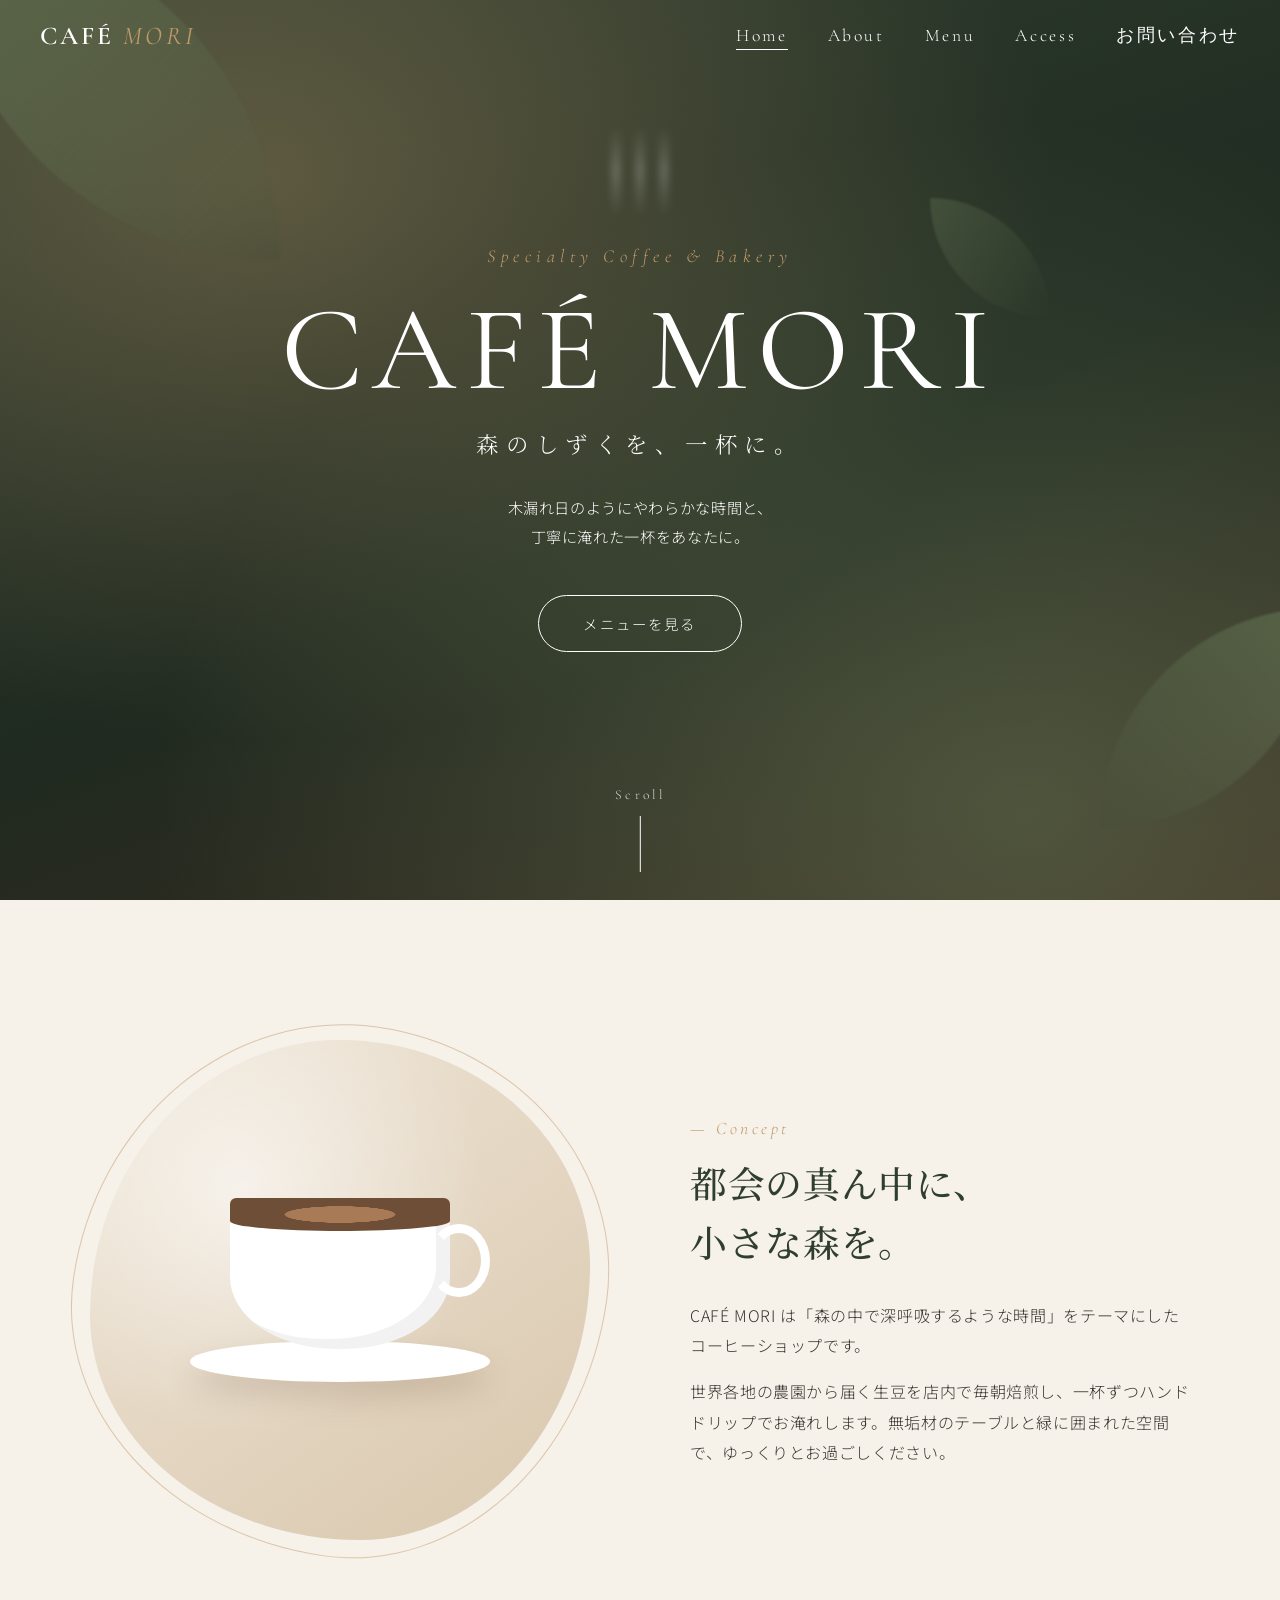
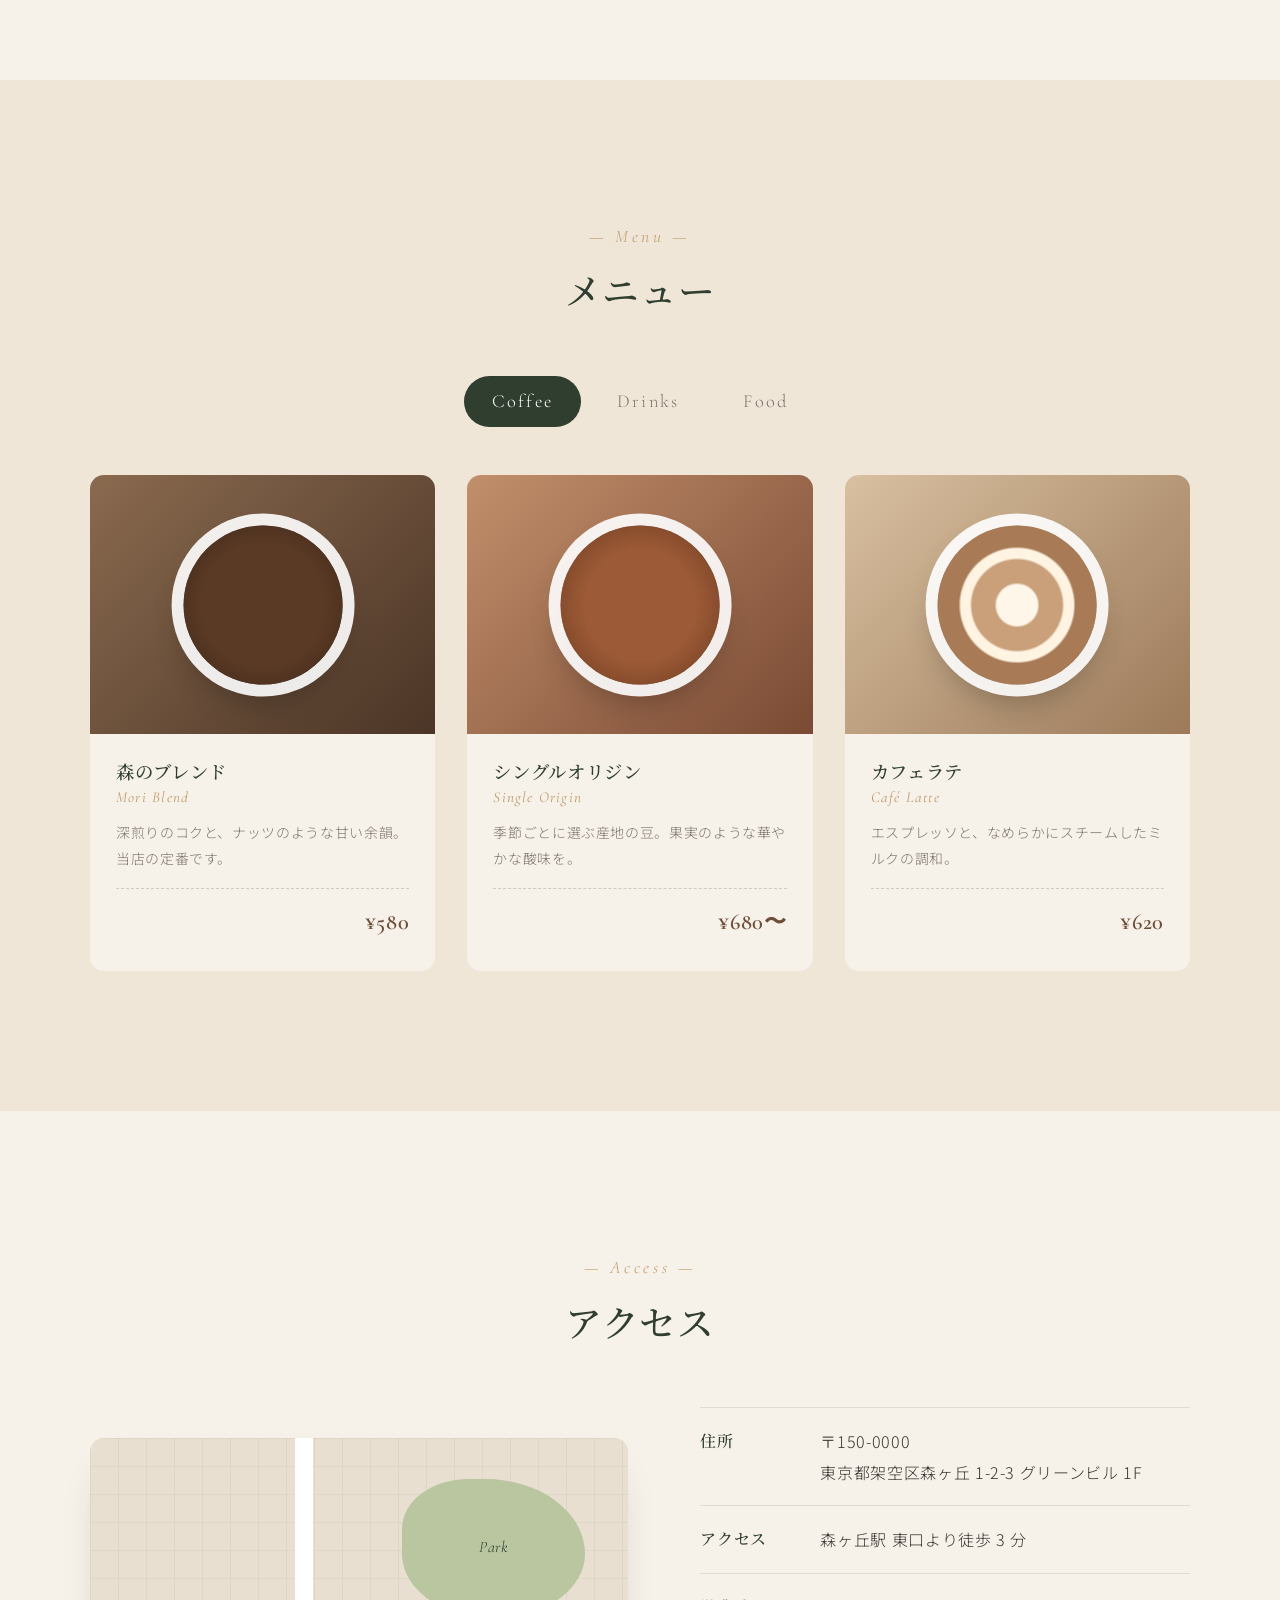
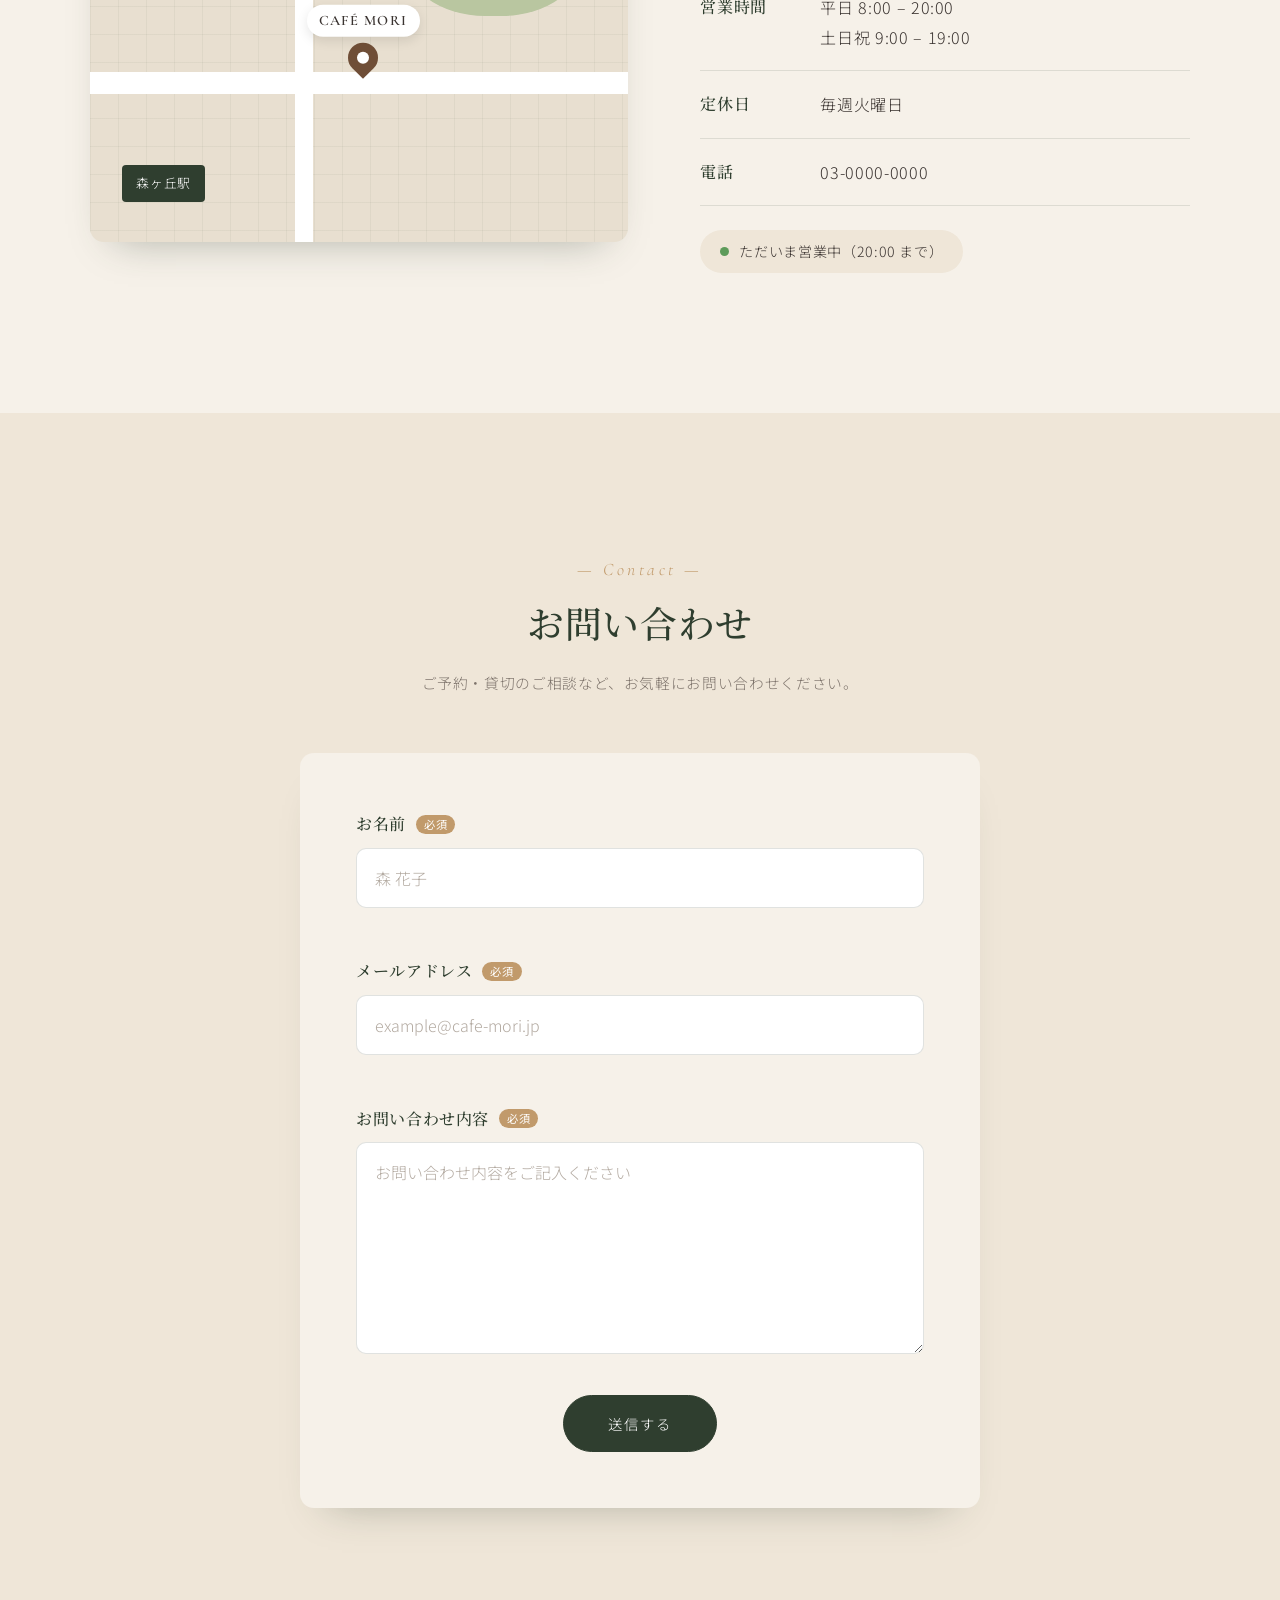
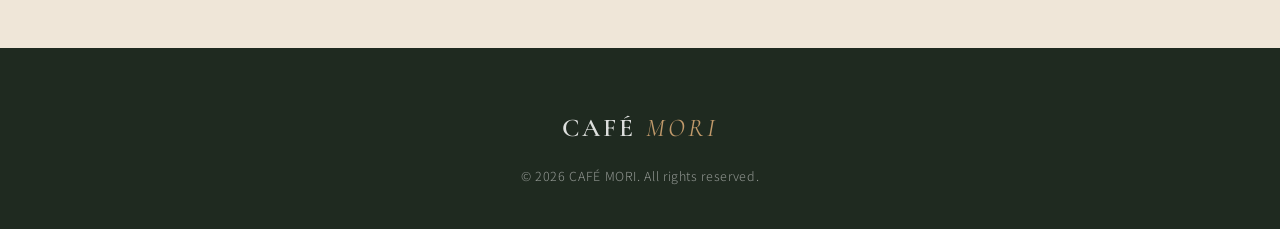
<file: index.html>
<!DOCTYPE html>
<html lang="ja">
<head>
  <meta charset="UTF-8">
  <meta name="viewport" content="width=device-width, initial-scale=1.0">
  <title>CAFÉ MORI | 森の中のコーヒーショップ</title>
  <meta name="description" content="CAFÉ MORI は、森のように穏やかな時間を過ごせるスペシャルティコーヒーの店です。">
  <link rel="preconnect" href="https://fonts.googleapis.com">
  <link rel="preconnect" href="https://fonts.gstatic.com" crossorigin>
  <link href="https://fonts.googleapis.com/css2?family=Cormorant+Garamond:ital,wght@0,400;0,600;1,400&family=Noto+Serif+JP:wght@300;500&family=Noto+Sans+JP:wght@300;400;500&display=swap" rel="stylesheet">
  <link rel="stylesheet" href="style.css">
</head>
<body>

  <!-- ヘッダー / ナビゲーション -->
  <header class="header" id="header">
    <div class="header__inner">
      <a href="#hero" class="logo">CAFÉ <span>MORI</span></a>
      <nav class="nav" id="nav" aria-label="メインナビゲーション">
        <ul class="nav__list">
          <li><a href="#hero" class="nav__link">Home</a></li>
          <li><a href="#about" class="nav__link">About</a></li>
          <li><a href="#menu" class="nav__link">Menu</a></li>
          <li><a href="#access" class="nav__link">Access</a></li>
          <li><a href="#contact" class="nav__link">お問い合わせ</a></li>
        </ul>
      </nav>
      <button class="hamburger" id="hamburger" aria-label="メニューを開く" aria-expanded="false" aria-controls="nav">
        <span></span><span></span><span></span>
      </button>
    </div>
  </header>

  <main>
    <!-- ヒーロー -->
    <section class="hero" id="hero">
      <div class="hero__bg" aria-hidden="true">
        <div class="hero__leaf hero__leaf--1"></div>
        <div class="hero__leaf hero__leaf--2"></div>
        <div class="hero__leaf hero__leaf--3"></div>
        <div class="steam">
          <span></span><span></span><span></span>
        </div>
      </div>
      <div class="hero__content">
        <p class="hero__sub">Specialty Coffee &amp; Bakery</p>
        <h1 class="hero__title">
          <span class="hero__title-en">CAFÉ MORI</span>
          <span class="hero__title-ja">森のしずくを、一杯に。</span>
        </h1>
        <p class="hero__text">木漏れ日のようにやわらかな時間と、<br>丁寧に淹れた一杯をあなたに。</p>
        <a href="#menu" class="btn">メニューを見る</a>
      </div>
      <a href="#about" class="hero__scroll" aria-label="下へスクロール">
        <span>Scroll</span>
      </a>
    </section>

    <!-- コンセプト -->
    <section class="about section" id="about">
      <div class="container about__inner">
        <div class="about__visual reveal" aria-hidden="true">
          <div class="cup">
            <div class="cup__body"></div>
            <div class="cup__handle"></div>
            <div class="cup__saucer"></div>
          </div>
        </div>
        <div class="about__text reveal">
          <p class="section__label">Concept</p>
          <h2 class="section__title">都会の真ん中に、<br>小さな森を。</h2>
          <p>CAFÉ MORI は「森の中で深呼吸するような時間」をテーマにしたコーヒーショップです。</p>
          <p>世界各地の農園から届く生豆を店内で毎朝焙煎し、一杯ずつハンドドリップでお淹れします。無垢材のテーブルと緑に囲まれた空間で、ゆっくりとお過ごしください。</p>
        </div>
      </div>
    </section>

    <!-- メニュー -->
    <section class="menu section" id="menu">
      <div class="container">
        <div class="section__head reveal">
          <p class="section__label">Menu</p>
          <h2 class="section__title">メニュー</h2>
        </div>

        <div class="tabs reveal" role="tablist">
          <button class="tab is-active" role="tab" aria-selected="true" data-tab="coffee">Coffee</button>
          <button class="tab" role="tab" aria-selected="false" data-tab="drink">Drinks</button>
          <button class="tab" role="tab" aria-selected="false" data-tab="food">Food</button>
        </div>

        <div class="menu__panel is-active" id="coffee" role="tabpanel">
          <article class="card reveal">
            <div class="card__img card__img--drip"></div>
            <div class="card__body">
              <h3 class="card__name">森のブレンド<span>Mori Blend</span></h3>
              <p class="card__desc">深煎りのコクと、ナッツのような甘い余韻。当店の定番です。</p>
              <p class="card__price">¥580</p>
            </div>
          </article>
          <article class="card reveal">
            <div class="card__img card__img--single"></div>
            <div class="card__body">
              <h3 class="card__name">シングルオリジン<span>Single Origin</span></h3>
              <p class="card__desc">季節ごとに選ぶ産地の豆。果実のような華やかな酸味を。</p>
              <p class="card__price">¥680〜</p>
            </div>
          </article>
          <article class="card reveal">
            <div class="card__img card__img--latte"></div>
            <div class="card__body">
              <h3 class="card__name">カフェラテ<span>Café Latte</span></h3>
              <p class="card__desc">エスプレッソと、なめらかにスチームしたミルクの調和。</p>
              <p class="card__price">¥620</p>
            </div>
          </article>
        </div>

        <div class="menu__panel" id="drink" role="tabpanel" hidden>
          <article class="card">
            <div class="card__img card__img--matcha"></div>
            <div class="card__body">
              <h3 class="card__name">抹茶ラテ<span>Matcha Latte</span></h3>
              <p class="card__desc">京都・宇治の抹茶を使った、ほろ苦くやさしい味わい。</p>
              <p class="card__price">¥650</p>
            </div>
          </article>
          <article class="card">
            <div class="card__img card__img--cold"></div>
            <div class="card__body">
              <h3 class="card__name">水出しコーヒー<span>Cold Brew</span></h3>
              <p class="card__desc">12時間かけて抽出。すっきりとクリアな後味です。</p>
              <p class="card__price">¥600</p>
            </div>
          </article>
          <article class="card">
            <div class="card__img card__img--tea"></div>
            <div class="card__body">
              <h3 class="card__name">ハーブティー<span>Herbal Tea</span></h3>
              <p class="card__desc">カモミールとレモングラスをブレンドしたリラックスティー。</p>
              <p class="card__price">¥550</p>
            </div>
          </article>
        </div>

        <div class="menu__panel" id="food" role="tabpanel" hidden>
          <article class="card">
            <div class="card__img card__img--scone"></div>
            <div class="card__body">
              <h3 class="card__name">自家製スコーン<span>Homemade Scone</span></h3>
              <p class="card__desc">外はさっくり、中はしっとり。クロテッドクリーム添え。</p>
              <p class="card__price">¥420</p>
            </div>
          </article>
          <article class="card">
            <div class="card__img card__img--cake"></div>
            <div class="card__body">
              <h3 class="card__name">バスクチーズケーキ<span>Basque Cheesecake</span></h3>
              <p class="card__desc">香ばしい焦げ目と濃厚なチーズ。深煎りコーヒーと相性抜群。</p>
              <p class="card__price">¥550</p>
            </div>
          </article>
          <article class="card">
            <div class="card__img card__img--sand"></div>
            <div class="card__body">
              <h3 class="card__name">森のサンドイッチ<span>Forest Sandwich</span></h3>
              <p class="card__desc">季節野菜とハーブチキンを、天然酵母のパンで。</p>
              <p class="card__price">¥880</p>
            </div>
          </article>
        </div>
      </div>
    </section>

    <!-- アクセス -->
    <section class="access section" id="access">
      <div class="container">
        <div class="section__head reveal">
          <p class="section__label">Access</p>
          <h2 class="section__title">アクセス</h2>
        </div>

        <div class="access__inner">
          <div class="map reveal" aria-label="地図（イメージ）">
            <div class="map__road map__road--h"></div>
            <div class="map__road map__road--v"></div>
            <div class="map__park">Park</div>
            <div class="map__station">森ヶ丘駅</div>
            <div class="map__pin">
              <span class="map__pin-icon"></span>
              <span class="map__pin-label">CAFÉ MORI</span>
            </div>
          </div>

          <dl class="info reveal">
            <div class="info__row">
              <dt>住所</dt>
              <dd>〒150-0000<br>東京都架空区森ヶ丘 1-2-3 グリーンビル 1F</dd>
            </div>
            <div class="info__row">
              <dt>アクセス</dt>
              <dd>森ヶ丘駅 東口より徒歩 3 分</dd>
            </div>
            <div class="info__row">
              <dt>営業時間</dt>
              <dd>平日 8:00 – 20:00<br>土日祝 9:00 – 19:00</dd>
            </div>
            <div class="info__row">
              <dt>定休日</dt>
              <dd>毎週火曜日</dd>
            </div>
            <div class="info__row">
              <dt>電話</dt>
              <dd>03-0000-0000</dd>
            </div>
            <div class="info__status" id="status">
              <span class="info__dot"></span><span id="status-text">営業状況を確認中…</span>
            </div>
          </dl>
        </div>
      </div>
    </section>

    <!-- お問い合わせ -->
    <section class="contact section" id="contact">
      <div class="container">
        <div class="section__head reveal">
          <p class="section__label">Contact</p>
          <h2 class="section__title">お問い合わせ</h2>
          <p class="contact__lead">ご予約・貸切のご相談など、お気軽にお問い合わせください。</p>
        </div>

        <form class="form reveal" id="contact-form" novalidate>
          <div class="form__field">
            <label class="form__label" for="contact-name">お名前<span class="form__required">必須</span></label>
            <input class="form__input" type="text" id="contact-name" name="name" autocomplete="name" placeholder="森 花子" aria-describedby="contact-name-error">
            <p class="form__error" id="contact-name-error" aria-live="polite"></p>
          </div>

          <div class="form__field">
            <label class="form__label" for="contact-email">メールアドレス<span class="form__required">必須</span></label>
            <input class="form__input" type="email" id="contact-email" name="email" autocomplete="email" placeholder="example@cafe-mori.jp" aria-describedby="contact-email-error">
            <p class="form__error" id="contact-email-error" aria-live="polite"></p>
          </div>

          <div class="form__field">
            <label class="form__label" for="contact-message">お問い合わせ内容<span class="form__required">必須</span></label>
            <textarea class="form__input form__textarea" id="contact-message" name="message" rows="6" placeholder="お問い合わせ内容をご記入ください" aria-describedby="contact-message-error"></textarea>
            <p class="form__error" id="contact-message-error" aria-live="polite"></p>
          </div>

          <div class="form__submit">
            <button type="submit" class="btn btn--forest">送信する</button>
          </div>
        </form>
      </div>
    </section>
  </main>

  <footer class="footer">
    <a href="#hero" class="logo logo--footer">CAFÉ <span>MORI</span></a>
    <p class="footer__copy">&copy; <span id="year"></span> CAFÉ MORI. All rights reserved.</p>
  </footer>

  <a href="#hero" class="to-top" id="to-top" aria-label="ページの先頭へ">↑</a>

  <script src="script.js"></script>
</body>
</html>
</file>
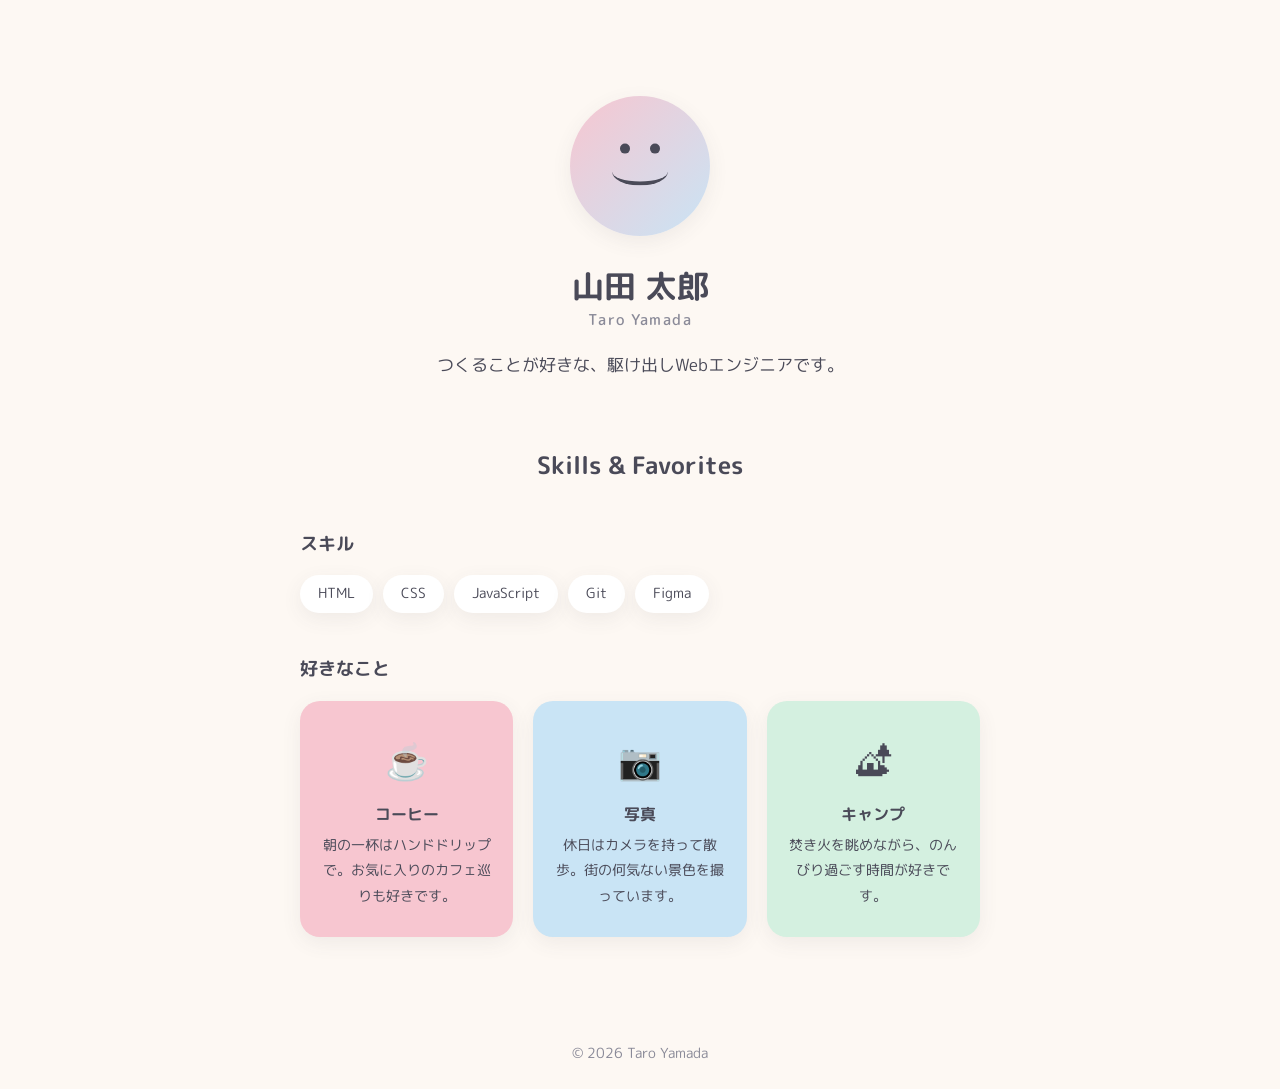
<file: profile/index.html>
<!DOCTYPE html>
<html lang="ja">
<head>
  <meta charset="UTF-8">
  <meta name="viewport" content="width=device-width, initial-scale=1.0">
  <title>Taro Yamada | 自己紹介</title>
  <meta name="description" content="山田 太郎の自己紹介ページです。">
  <link rel="preconnect" href="https://fonts.googleapis.com">
  <link rel="preconnect" href="https://fonts.gstatic.com" crossorigin>
  <link href="https://fonts.googleapis.com/css2?family=M+PLUS+Rounded+1c:wght@400;500;700&display=swap" rel="stylesheet">
  <link rel="stylesheet" href="style.css">
</head>
<body>

  <main class="container">
    <!-- ヒーロー -->
    <section class="hero">
      <div class="avatar" aria-hidden="true">
        <span class="avatar__face"></span>
      </div>
      <h1 class="hero__name">
        山田 太郎
        <span class="hero__name-en">Taro Yamada</span>
      </h1>
      <p class="hero__catch">つくることが好きな、駆け出しWebエンジニアです。</p>
    </section>

    <!-- スキル・好きなこと -->
    <section class="skills reveal">
      <h2 class="section__title">Skills &amp; Favorites</h2>

      <h3 class="section__sub">スキル</h3>
      <ul class="tags">
        <li class="tag">HTML</li>
        <li class="tag">CSS</li>
        <li class="tag">JavaScript</li>
        <li class="tag">Git</li>
        <li class="tag">Figma</li>
      </ul>

      <h3 class="section__sub">好きなこと</h3>
      <ul class="cards">
        <li class="card card--pink reveal">
          <span class="card__icon" aria-hidden="true">☕</span>
          <p class="card__title">コーヒー</p>
          <p class="card__text">朝の一杯はハンドドリップで。お気に入りのカフェ巡りも好きです。</p>
        </li>
        <li class="card card--blue reveal">
          <span class="card__icon" aria-hidden="true">📷</span>
          <p class="card__title">写真</p>
          <p class="card__text">休日はカメラを持って散歩。街の何気ない景色を撮っています。</p>
        </li>
        <li class="card card--mint reveal">
          <span class="card__icon" aria-hidden="true">🏕</span>
          <p class="card__title">キャンプ</p>
          <p class="card__text">焚き火を眺めながら、のんびり過ごす時間が好きです。</p>
        </li>
      </ul>
    </section>
  </main>

  <footer class="footer">
    <p>&copy; <span id="year"></span> Taro Yamada</p>
  </footer>

  <script src="script.js"></script>
</body>
</html>
</file>
<file: style.css>
/* ========================================
   Base
======================================== */
:root {
  --color-bg: #f6f1e9;
  --color-cream: #efe6d8;
  --color-forest: #2f3e2f;
  --color-forest-dark: #1f2a20;
  --color-moss: #6b7f5a;
  --color-coffee: #6f4e37;
  --color-caramel: #c19a6b;
  --color-text: #3a3330;
  --color-muted: #7d736b;

  --font-en: "Cormorant Garamond", serif;
  --font-serif: "Noto Serif JP", serif;
  --font-sans: "Noto Sans JP", sans-serif;

  --header-h: 72px;
  --radius: 14px;
  --ease: cubic-bezier(0.22, 1, 0.36, 1);
}

*,
*::before,
*::after {
  box-sizing: border-box;
  margin: 0;
  padding: 0;
}

html {
  scroll-padding-top: var(--header-h);
}

body {
  font-family: var(--font-sans);
  font-weight: 300;
  color: var(--color-text);
  background: var(--color-bg);
  line-height: 1.9;
  letter-spacing: 0.04em;
  -webkit-font-smoothing: antialiased;
}

body.is-locked {
  overflow: hidden;
}

a {
  color: inherit;
  text-decoration: none;
}

ul {
  list-style: none;
}

button {
  font: inherit;
  cursor: pointer;
  border: none;
  background: none;
}

.container {
  width: min(1100px, 100% - 48px);
  margin-inline: auto;
}

.section {
  padding-block: clamp(80px, 12vw, 140px);
}

.section__head {
  text-align: center;
  margin-bottom: 56px;
}

.section__label {
  font-family: var(--font-en);
  font-style: italic;
  font-size: 1.1rem;
  color: var(--color-caramel);
  letter-spacing: 0.2em;
  margin-bottom: 8px;
}

.section__label::before {
  content: "— ";
}

.section__head .section__label::after {
  content: " —";
}

.section__title {
  font-family: var(--font-serif);
  font-weight: 500;
  font-size: clamp(1.6rem, 3.5vw, 2.3rem);
  line-height: 1.6;
  color: var(--color-forest);
}

/* ========================================
   Button
======================================== */
.btn {
  display: inline-block;
  padding: 14px 44px;
  border: 1px solid currentColor;
  border-radius: 999px;
  font-size: 0.9rem;
  letter-spacing: 0.15em;
  position: relative;
  overflow: hidden;
  isolation: isolate;
  transition: color 0.4s var(--ease);
}

.btn::before {
  content: "";
  position: absolute;
  inset: 0;
  background: var(--color-bg);
  transform: scaleX(0);
  transform-origin: right;
  transition: transform 0.5s var(--ease);
  z-index: -1;
}

.btn:hover {
  color: var(--color-forest);
}

.btn:hover::before {
  transform: scaleX(1);
  transform-origin: left;
}

/* 明るい背景の上で使うボタン */
.btn--forest {
  background: var(--color-forest);
  border-color: var(--color-forest);
  color: #fff;
}

/* ========================================
   Header
======================================== */
.header {
  position: fixed;
  inset: 0 0 auto;
  height: var(--header-h);
  z-index: 100;
  color: #fff;
  transition: background 0.4s, color 0.4s, box-shadow 0.4s;
}

.header.is-scrolled {
  background: rgba(246, 241, 233, 0.88);
  backdrop-filter: blur(12px);
  -webkit-backdrop-filter: blur(12px);
  color: var(--color-forest);
  box-shadow: 0 1px 0 rgba(47, 62, 47, 0.08);
}

.header__inner {
  width: min(1200px, 100% - 48px);
  height: 100%;
  margin-inline: auto;
  display: flex;
  align-items: center;
  justify-content: space-between;
}

.logo {
  font-family: var(--font-en);
  font-size: 1.6rem;
  font-weight: 600;
  letter-spacing: 0.12em;
}

.logo span {
  font-style: italic;
  font-weight: 400;
  color: var(--color-caramel);
}

.nav__list {
  display: flex;
  gap: 40px;
}

.nav__link {
  font-family: var(--font-en);
  font-size: 1.1rem;
  letter-spacing: 0.15em;
  position: relative;
  padding-block: 4px;
}

.nav__link::after {
  content: "";
  position: absolute;
  left: 0;
  bottom: 0;
  width: 100%;
  height: 1px;
  background: currentColor;
  transform: scaleX(0);
  transform-origin: right;
  transition: transform 0.4s var(--ease);
}

.nav__link:hover::after,
.nav__link.is-current::after {
  transform: scaleX(1);
  transform-origin: left;
}

.hamburger {
  display: none;
  width: 32px;
  height: 24px;
  position: relative;
  z-index: 110;
  color: inherit;
}

.hamburger span {
  position: absolute;
  left: 0;
  width: 100%;
  height: 1.5px;
  background: currentColor;
  transition: transform 0.4s var(--ease), opacity 0.3s, top 0.4s var(--ease);
}

.hamburger span:nth-child(1) { top: 2px; }
.hamburger span:nth-child(2) { top: 11px; }
.hamburger span:nth-child(3) { top: 20px; }

.hamburger.is-open span:nth-child(1) { top: 11px; transform: rotate(45deg); }
.hamburger.is-open span:nth-child(2) { opacity: 0; }
.hamburger.is-open span:nth-child(3) { top: 11px; transform: rotate(-45deg); }

/* ========================================
   Hero
======================================== */
.hero {
  position: relative;
  min-height: 100vh;
  min-height: 100svh;
  display: grid;
  place-items: center;
  text-align: center;
  color: #fff;
  overflow: hidden;
  background:
    radial-gradient(ellipse at 20% 20%, rgba(193, 154, 107, 0.35), transparent 55%),
    radial-gradient(ellipse at 80% 90%, rgba(107, 127, 90, 0.5), transparent 60%),
    linear-gradient(160deg, #2f3e2f 0%, #1f2a20 55%, #3b2a1f 100%);
}

.hero__bg {
  position: absolute;
  inset: 0;
  pointer-events: none;
}

/* 木漏れ日のような葉のシルエット */
.hero__leaf {
  position: absolute;
  border-radius: 0 100% 0 100%;
  background: linear-gradient(135deg, rgba(107, 127, 90, 0.55), rgba(47, 62, 47, 0.1));
  filter: blur(1px);
  animation: sway 9s ease-in-out infinite;
}

.hero__leaf--1 { width: 340px; height: 340px; top: -80px; left: -60px; }
.hero__leaf--2 { width: 220px; height: 220px; bottom: 8%; right: -40px; animation-delay: -3s; transform: rotate(90deg); }
.hero__leaf--3 { width: 120px; height: 120px; top: 22%; right: 18%; opacity: 0.6; animation-delay: -6s; }

@keyframes sway {
  0%, 100% { translate: 0 0; rotate: 0deg; }
  50% { translate: 12px 18px; rotate: 6deg; }
}

/* 湯気 */
.steam {
  position: absolute;
  left: 50%;
  top: 14%;
  translate: -50% 0;
  display: flex;
  gap: 18px;
  opacity: 0.35;
}

.steam span {
  width: 6px;
  height: 90px;
  border-radius: 6px;
  background: linear-gradient(to top, transparent, rgba(255, 255, 255, 0.9), transparent);
  filter: blur(4px);
  animation: steam 4s ease-in-out infinite;
}

.steam span:nth-child(2) { animation-delay: -1.3s; }
.steam span:nth-child(3) { animation-delay: -2.6s; }

@keyframes steam {
  0% { transform: translateY(30px) scaleY(0.6); opacity: 0; }
  40% { opacity: 1; }
  100% { transform: translateY(-40px) scaleY(1.2) skewX(12deg); opacity: 0; }
}

.hero__content {
  position: relative;
  padding: 0 24px;
}

.hero__content > * {
  opacity: 0;
  transform: translateY(24px);
  animation: fadeUp 1.2s var(--ease) forwards;
}

.hero__content > *:nth-child(2) { animation-delay: 0.2s; }
.hero__content > *:nth-child(3) { animation-delay: 0.45s; }
.hero__content > *:nth-child(4) { animation-delay: 0.7s; }

@keyframes fadeUp {
  to { opacity: 1; transform: translateY(0); }
}

.hero__sub {
  font-family: var(--font-en);
  font-style: italic;
  font-size: 1.15rem;
  letter-spacing: 0.3em;
  color: var(--color-caramel);
  margin-bottom: 16px;
}

.hero__title {
  display: flex;
  flex-direction: column;
  gap: 12px;
  margin-bottom: 28px;
}

.hero__title-en {
  font-family: var(--font-en);
  font-weight: 400;
  font-size: clamp(3.2rem, 11vw, 7.5rem);
  line-height: 1;
  letter-spacing: 0.08em;
}

.hero__title-ja {
  font-family: var(--font-serif);
  font-weight: 300;
  font-size: clamp(1.05rem, 2.4vw, 1.4rem);
  letter-spacing: 0.35em;
}

.hero__text {
  font-size: 0.95rem;
  opacity: 0.85;
  margin-bottom: 44px;
}

.hero__scroll {
  position: absolute;
  bottom: 28px;
  left: 50%;
  translate: -50% 0;
  display: flex;
  flex-direction: column;
  align-items: center;
  gap: 8px;
  font-family: var(--font-en);
  font-size: 0.85rem;
  letter-spacing: 0.25em;
  color: rgba(255, 255, 255, 0.8);
}

.hero__scroll::after {
  content: "";
  width: 1px;
  height: 56px;
  background: linear-gradient(to bottom, #fff 50%, rgba(255, 255, 255, 0.2) 50%);
  background-size: 100% 200%;
  animation: scrollLine 2s ease-in-out infinite;
}

@keyframes scrollLine {
  0% { background-position: 0 100%; }
  100% { background-position: 0 -100%; }
}

/* ========================================
   About
======================================== */
.about__inner {
  display: grid;
  grid-template-columns: 1fr 1fr;
  align-items: center;
  gap: clamp(40px, 8vw, 100px);
}

.about__text .section__title {
  margin-bottom: 28px;
}

.about__text p + p {
  margin-top: 16px;
}

.about__visual {
  aspect-ratio: 1;
  max-width: 100%;
  border-radius: 50% 50% 46% 54% / 55% 45% 55% 45%;
  background:
    radial-gradient(circle at 30% 30%, rgba(255, 255, 255, 0.6), transparent 50%),
    linear-gradient(145deg, var(--color-cream), #d9c7ad);
  display: grid;
  place-items: center;
  position: relative;
}

.about__visual::before {
  content: "";
  position: absolute;
  inset: -16px;
  border: 1px solid var(--color-caramel);
  border-radius: inherit;
  opacity: 0.5;
  rotate: 8deg;
}

.cup {
  position: relative;
  width: 44%;
  aspect-ratio: 1.2;
}

.cup__body {
  position: absolute;
  inset: 0 0 18% 0;
  background: #fff;
  border-radius: 6px 6px 48% 48%;
  box-shadow: inset -14px -10px 0 rgba(0, 0, 0, 0.05);
  overflow: hidden;
}

.cup__body::before {
  content: "";
  position: absolute;
  inset: 0 0 auto;
  height: 22%;
  background: radial-gradient(ellipse at center, #a87b56 0 35%, var(--color-coffee) 36%);
  border-radius: 0 0 50% 50% / 0 0 30% 30%;
}

.cup__handle {
  position: absolute;
  right: -18%;
  top: 14%;
  width: 28%;
  height: 40%;
  border: 9px solid #fff;
  border-radius: 50%;
  border-left-color: transparent;
}

.cup__saucer {
  position: absolute;
  left: -18%;
  right: -18%;
  bottom: 0;
  height: 22%;
  background: #fff;
  border-radius: 50%;
  box-shadow: 0 16px 30px rgba(111, 78, 55, 0.2);
  z-index: -1;
}

/* ========================================
   Menu
======================================== */
.menu {
  background: var(--color-cream);
}

.tabs {
  display: flex;
  justify-content: center;
  gap: 8px;
  margin-bottom: 48px;
  flex-wrap: wrap;
}

.tab {
  font-family: var(--font-en);
  font-size: 1.15rem;
  letter-spacing: 0.12em;
  padding: 8px 28px;
  border-radius: 999px;
  color: var(--color-muted);
  transition: background 0.3s, color 0.3s;
}

.tab:hover {
  color: var(--color-forest);
}

.tab.is-active {
  background: var(--color-forest);
  color: #fff;
}

.menu__panel {
  display: grid;
  grid-template-columns: repeat(3, 1fr);
  gap: 32px;
}

.menu__panel[hidden] {
  display: none;
}

.menu__panel.is-active .card {
  animation: fadeUp 0.7s var(--ease) both;
}

.menu__panel.is-active .card:nth-child(2) { animation-delay: 0.1s; }
.menu__panel.is-active .card:nth-child(3) { animation-delay: 0.2s; }

/* 初回表示のカードはスクロール演出を優先 */
.menu__panel.is-active .card.reveal { animation: none; }

.card {
  background: var(--color-bg);
  border-radius: var(--radius);
  overflow: hidden;
  transition: transform 0.5s var(--ease), box-shadow 0.5s var(--ease);
}

.card:hover {
  transform: translateY(-8px);
  box-shadow: 0 24px 40px -18px rgba(47, 62, 47, 0.35);
}

.card__img {
  aspect-ratio: 4 / 3;
  position: relative;
  overflow: hidden;
}

/* 画像の代わりにグラデーションで表現 */
.card__img::after {
  content: "";
  position: absolute;
  width: 46%;
  aspect-ratio: 1;
  left: 50%;
  top: 50%;
  translate: -50% -50%;
  border-radius: 50%;
  box-shadow: 0 0 0 12px rgba(255, 255, 255, 0.9), 0 18px 30px rgba(0, 0, 0, 0.25);
  transition: scale 0.6s var(--ease);
}

.card:hover .card__img::after {
  scale: 1.08;
}

.card__img--drip   { background: linear-gradient(135deg, #8a6a4f, #4b3526); }
.card__img--drip::after   { background: radial-gradient(circle, #5a3a24 55%, #3b2418); }
.card__img--single { background: linear-gradient(135deg, #c28f6b, #7a4a34); }
.card__img--single::after { background: radial-gradient(circle, #9c5a36 50%, #6b3a20); }
.card__img--latte  { background: linear-gradient(135deg, #d8c0a0, #9c7a5a); }
.card__img--latte::after  { background: radial-gradient(circle, #fff6ea 18%, #c9a07a 20% 40%, #fff3e2 42% 50%, #a87b56 52%); }
.card__img--matcha { background: linear-gradient(135deg, #9fb48a, #56704a); }
.card__img--matcha::after { background: radial-gradient(circle, #eef3dc 20%, #a8c07f 22%); }
.card__img--cold   { background: linear-gradient(135deg, #8aa3a8, #3f5559); }
.card__img--cold::after   { background: radial-gradient(circle, #3b2418 50%, #24150e); border-radius: 12px; }
.card__img--tea    { background: linear-gradient(135deg, #e6cf8f, #b48b45); }
.card__img--tea::after    { background: radial-gradient(circle, #f3d98a 40%, #d6a64a); }
.card__img--scone  { background: linear-gradient(135deg, #e5d2b5, #b89468); }
.card__img--scone::after  { background: radial-gradient(circle at 40% 35%, #f1d7a8, #c58f52); border-radius: 40% 60% 45% 55%; }
.card__img--cake   { background: linear-gradient(135deg, #e7dccb, #a78a6a); }
.card__img--cake::after   { background: radial-gradient(circle, #f6e7c4 45%, #6b3e22 60%); }
.card__img--sand   { background: linear-gradient(135deg, #c6cfa7, #7d8b5d); }
.card__img--sand::after   { background: linear-gradient(#e9cf9d 30%, #7ba05b 30% 42%, #f2e3c4 42% 58%, #e9cf9d 58%); border-radius: 10px; }

.card__body {
  padding: 24px 26px 28px;
}

.card__name {
  font-family: var(--font-serif);
  font-weight: 500;
  font-size: 1.15rem;
  color: var(--color-forest);
  display: flex;
  flex-direction: column;
  line-height: 1.5;
  margin-bottom: 10px;
}

.card__name span {
  font-family: var(--font-en);
  font-style: italic;
  font-weight: 400;
  font-size: 0.95rem;
  color: var(--color-caramel);
  letter-spacing: 0.08em;
}

.card__desc {
  font-size: 0.87rem;
  color: var(--color-muted);
  margin-bottom: 16px;
}

.card__price {
  font-family: var(--font-en);
  font-size: 1.4rem;
  font-weight: 600;
  color: var(--color-coffee);
  text-align: right;
  border-top: 1px dashed rgba(111, 78, 55, 0.25);
  padding-top: 12px;
}

/* ========================================
   Access
======================================== */
.access__inner {
  display: grid;
  grid-template-columns: 1.1fr 1fr;
  gap: clamp(32px, 6vw, 72px);
  align-items: center;
}

.map {
  position: relative;
  aspect-ratio: 4 / 3;
  max-width: 100%;
  border-radius: var(--radius);
  overflow: hidden;
  background:
    linear-gradient(rgba(47, 62, 47, 0.05) 1px, transparent 1px) 0 0 / 28px 28px,
    linear-gradient(90deg, rgba(47, 62, 47, 0.05) 1px, transparent 1px) 0 0 / 28px 28px,
    #e8dfd0;
  box-shadow: 0 20px 40px -24px rgba(47, 62, 47, 0.4);
}

.map__road {
  position: absolute;
  background: #fff;
}

.map__road--h { left: 0; right: 0; top: 58%; height: 22px; }
.map__road--v { top: 0; bottom: 0; left: 38%; width: 18px; }

.map__park {
  position: absolute;
  top: 10%;
  right: 8%;
  width: 34%;
  height: 34%;
  border-radius: 40% 60% 50% 50%;
  background: #b9c6a0;
  display: grid;
  place-items: center;
  font-family: var(--font-en);
  font-style: italic;
  color: var(--color-forest);
}

.map__station {
  position: absolute;
  left: 6%;
  bottom: 10%;
  padding: 6px 14px;
  background: var(--color-forest);
  color: #fff;
  font-size: 0.8rem;
  border-radius: 4px;
}

.map__pin {
  position: absolute;
  left: 38%;
  top: 58%;
  translate: 12px -100%;
  display: flex;
  flex-direction: column;
  align-items: center;
}

.map__pin-label {
  order: -1;
  font-family: var(--font-en);
  font-weight: 600;
  font-size: 0.9rem;
  letter-spacing: 0.1em;
  background: #fff;
  padding: 2px 12px;
  border-radius: 999px;
  margin-bottom: 6px;
  white-space: nowrap;
  box-shadow: 0 4px 12px rgba(0, 0, 0, 0.1);
}

.map__pin-icon {
  width: 30px;
  height: 30px;
  background: var(--color-coffee);
  border-radius: 50% 50% 50% 0;
  rotate: -45deg;
  position: relative;
  animation: bounce 2s ease-in-out infinite;
}

.map__pin-icon::after {
  content: "";
  position: absolute;
  inset: 9px;
  border-radius: 50%;
  background: #fff;
}

@keyframes bounce {
  0%, 100% { translate: 0 0; }
  50% { translate: 0 -8px; }
}

.info__row {
  display: grid;
  grid-template-columns: 6.5em 1fr;
  gap: 16px;
  padding-block: 18px;
  border-bottom: 1px solid rgba(47, 62, 47, 0.12);
}

.info__row:first-child {
  border-top: 1px solid rgba(47, 62, 47, 0.12);
}

.info dt {
  font-family: var(--font-serif);
  font-weight: 500;
  color: var(--color-forest);
}

.info__status {
  display: inline-flex;
  align-items: center;
  gap: 10px;
  margin-top: 24px;
  padding: 8px 20px;
  border-radius: 999px;
  background: var(--color-cream);
  font-size: 0.88rem;
}

.info__dot {
  width: 9px;
  height: 9px;
  border-radius: 50%;
  background: var(--color-muted);
}

.info__status.is-open .info__dot {
  background: #5d9b5a;
  box-shadow: 0 0 0 0 rgba(93, 155, 90, 0.6);
  animation: pulse 2s infinite;
}

.info__status.is-closed .info__dot {
  background: #b5695a;
}

@keyframes pulse {
  70% { box-shadow: 0 0 0 10px rgba(93, 155, 90, 0); }
  100% { box-shadow: 0 0 0 0 rgba(93, 155, 90, 0); }
}

/* ========================================
   Contact
======================================== */
.contact {
  background: var(--color-cream);
}

.contact__lead {
  margin-top: 16px;
  font-size: 0.92rem;
  color: var(--color-muted);
}

.form {
  width: min(680px, 100%);
  margin-inline: auto;
  padding: clamp(28px, 5vw, 56px);
  background: var(--color-bg);
  border-radius: var(--radius);
  box-shadow: 0 24px 40px -28px rgba(47, 62, 47, 0.35);
}

.form__field + .form__field {
  margin-top: 24px;
}

.form__label {
  display: flex;
  align-items: center;
  gap: 10px;
  margin-bottom: 8px;
  font-family: var(--font-serif);
  font-weight: 500;
  color: var(--color-forest);
}

.form__required {
  font-family: var(--font-sans);
  font-size: 0.7rem;
  font-weight: 400;
  line-height: 1;
  padding: 4px 8px;
  border-radius: 999px;
  background: var(--color-caramel);
  color: #fff;
}

.form__input {
  display: block;
  width: 100%;
  padding: 14px 18px;
  font: inherit;
  color: var(--color-text);
  background: #fff;
  border: 1px solid rgba(47, 62, 47, 0.15);
  border-radius: 10px;
  transition: border-color 0.3s, box-shadow 0.3s;
}

.form__input::placeholder {
  color: #b3aaa1;
}

.form__input:focus {
  outline: none;
  border-color: var(--color-moss);
  box-shadow: 0 0 0 3px rgba(107, 127, 90, 0.2);
}

.form__textarea {
  resize: vertical;
  min-height: 160px;
}

.form__input.is-invalid {
  border-color: #b5695a;
  box-shadow: 0 0 0 3px rgba(181, 105, 90, 0.15);
}

.form__error {
  min-height: 1.6em;
  margin-top: 4px;
  font-size: 0.8rem;
  line-height: 1.6;
  color: #b5695a;
}

.form__submit {
  margin-top: 16px;
  text-align: center;
}

/* ========================================
   Footer / To top
======================================== */
.footer {
  background: var(--color-forest-dark);
  color: rgba(255, 255, 255, 0.85);
  text-align: center;
  padding: 56px 24px 40px;
}

.logo--footer {
  display: inline-block;
  margin-bottom: 12px;
}

.footer__copy {
  font-size: 0.78rem;
  opacity: 0.6;
}

.to-top {
  position: fixed;
  right: 24px;
  bottom: 24px;
  width: 48px;
  height: 48px;
  display: grid;
  place-items: center;
  border-radius: 50%;
  background: var(--color-forest);
  color: #fff;
  font-size: 1.1rem;
  box-shadow: 0 8px 20px rgba(0, 0, 0, 0.2);
  opacity: 0;
  visibility: hidden;
  transform: translateY(12px);
  transition: opacity 0.4s, transform 0.4s var(--ease), visibility 0.4s, background 0.3s;
  z-index: 90;
}

.to-top.is-visible {
  opacity: 1;
  visibility: visible;
  transform: translateY(0);
}

.to-top:hover {
  background: var(--color-coffee);
}

/* ========================================
   Scroll reveal
======================================== */
.reveal {
  opacity: 0;
  transform: translateY(40px);
  transition: opacity 1s var(--ease), transform 1s var(--ease);
}

.reveal.is-visible {
  opacity: 1;
  transform: translateY(0);
}

/* ========================================
   Responsive
======================================== */
@media (max-width: 900px) {
  .menu__panel {
    grid-template-columns: repeat(2, 1fr);
  }

  .access__inner,
  .about__inner {
    grid-template-columns: 1fr;
  }

  .about__visual {
    width: min(360px, 80%);
    margin-inline: auto;
  }
}

@media (max-width: 768px) {
  .hamburger {
    display: block;
  }

  .nav {
    position: fixed;
    inset: 0;
    background: var(--color-forest-dark);
    color: #fff;
    display: grid;
    place-items: center;
    opacity: 0;
    visibility: hidden;
    transition: opacity 0.4s, visibility 0.4s;
  }

  .nav.is-open {
    opacity: 1;
    visibility: visible;
  }

  .nav__list {
    flex-direction: column;
    align-items: center;
    gap: 28px;
  }

  .nav__link {
    font-size: 1.8rem;
  }

  .header:has(.nav.is-open) {
    color: #fff;
    background: transparent;
    backdrop-filter: none;
    -webkit-backdrop-filter: none;
  }
}

@media (max-width: 600px) {
  .menu__panel {
    grid-template-columns: 1fr;
  }

  .info__row {
    grid-template-columns: 1fr;
    gap: 4px;
  }
}

@media (prefers-reduced-motion: reduce) {
  *,
  *::before,
  *::after {
    animation-duration: 0.01ms !important;
    animation-iteration-count: 1 !important;
    transition-duration: 0.01ms !important;
  }
}
</file>
<file: profile/style.css>
/* ========== 色・共通設定 ========== */
:root {
  --bg: #fdf8f3;
  --text: #4a4a58;
  --text-light: #8a8a98;
  --pink: #f7c6d0;
  --blue: #c9e4f5;
  --mint: #d4f0e0;
  --white: #ffffff;
  --radius: 20px;
  --shadow: 0 6px 20px rgba(74, 74, 88, 0.08);
}

*,
*::before,
*::after {
  box-sizing: border-box;
}

body {
  margin: 0;
  background: var(--bg);
  color: var(--text);
  font-family: "M PLUS Rounded 1c", sans-serif;
  line-height: 1.8;
}

ul {
  margin: 0;
  padding: 0;
  list-style: none;
}

.container {
  max-width: 720px;
  margin: 0 auto;
  padding: 0 20px;
}

/* ========== ヒーロー ========== */
.hero {
  padding: 96px 0 64px;
  text-align: center;
}

/* CSS で描いたアイコン */
.avatar {
  position: relative;
  width: 140px;
  height: 140px;
  margin: 0 auto 28px;
  border-radius: 50%;
  background: linear-gradient(135deg, var(--pink), var(--blue));
  box-shadow: var(--shadow);
}

/* 顔（目と口） */
.avatar__face {
  position: absolute;
  top: 50%;
  left: 50%;
  width: 56px;
  height: 28px;
  transform: translate(-50%, -30%);
  border-bottom: 4px solid var(--text);
  border-radius: 0 0 50% 50%;
}

.avatar__face::before,
.avatar__face::after {
  content: "";
  position: absolute;
  top: -14px;
  width: 10px;
  height: 10px;
  border-radius: 50%;
  background: var(--text);
}

.avatar__face::before {
  left: 8px;
}

.avatar__face::after {
  right: 8px;
}

.hero__name {
  margin: 0;
  font-size: 2rem;
  font-weight: 700;
  line-height: 1.4;
}

.hero__name-en {
  display: block;
  font-size: 0.95rem;
  font-weight: 500;
  color: var(--text-light);
  letter-spacing: 0.1em;
}

.hero__catch {
  margin: 20px 0 0;
  font-size: 1.05rem;
}

/* ========== スキル・好きなこと ========== */
.skills {
  padding-bottom: 80px;
}

.section__title {
  margin: 0 0 32px;
  font-size: 1.5rem;
  text-align: center;
}

.section__sub {
  margin: 40px 0 16px;
  font-size: 1.1rem;
}

/* スキルのタグ */
.tags {
  display: flex;
  flex-wrap: wrap;
  gap: 10px;
}

.tag {
  padding: 6px 18px;
  border-radius: 999px;
  background: var(--white);
  box-shadow: var(--shadow);
  font-size: 0.9rem;
}

/* 好きなことのカード */
.cards {
  display: grid;
  grid-template-columns: repeat(3, 1fr);
  gap: 20px;
}

.card {
  padding: 28px 20px;
  border-radius: var(--radius);
  box-shadow: var(--shadow);
  text-align: center;
  transition: transform 0.3s;
}

.card:hover {
  transform: translateY(-4px);
}

.card--pink {
  background: var(--pink);
}

.card--blue {
  background: var(--blue);
}

.card--mint {
  background: var(--mint);
}

.card__icon {
  font-size: 2.2rem;
}

.card__title {
  margin: 8px 0 4px;
  font-weight: 700;
}

.card__text {
  margin: 0;
  font-size: 0.88rem;
}

/* ========== フッター ========== */
.footer {
  padding: 24px 20px;
  text-align: center;
  font-size: 0.85rem;
  color: var(--text-light);
}

.footer p {
  margin: 0;
}

/* ========== スクロール時のふわっと表示 ========== */
/* JS が動くときだけ最初に隠す（JS がなくても内容は見える） */
.js .reveal {
  opacity: 0;
  transform: translateY(24px);
  transition: opacity 0.8s, transform 0.8s;
}

.js .reveal.is-visible {
  opacity: 1;
  transform: none;
}

/* ========== スマホ ========== */
@media (max-width: 600px) {
  .hero {
    padding: 64px 0 48px;
  }

  .hero__name {
    font-size: 1.7rem;
  }

  .cards {
    grid-template-columns: 1fr;
  }
}

/* 動きを減らす設定の人にはアニメーションしない */
@media (prefers-reduced-motion: reduce) {
  .js .reveal,
  .card {
    transition: none;
  }
}
</file>
